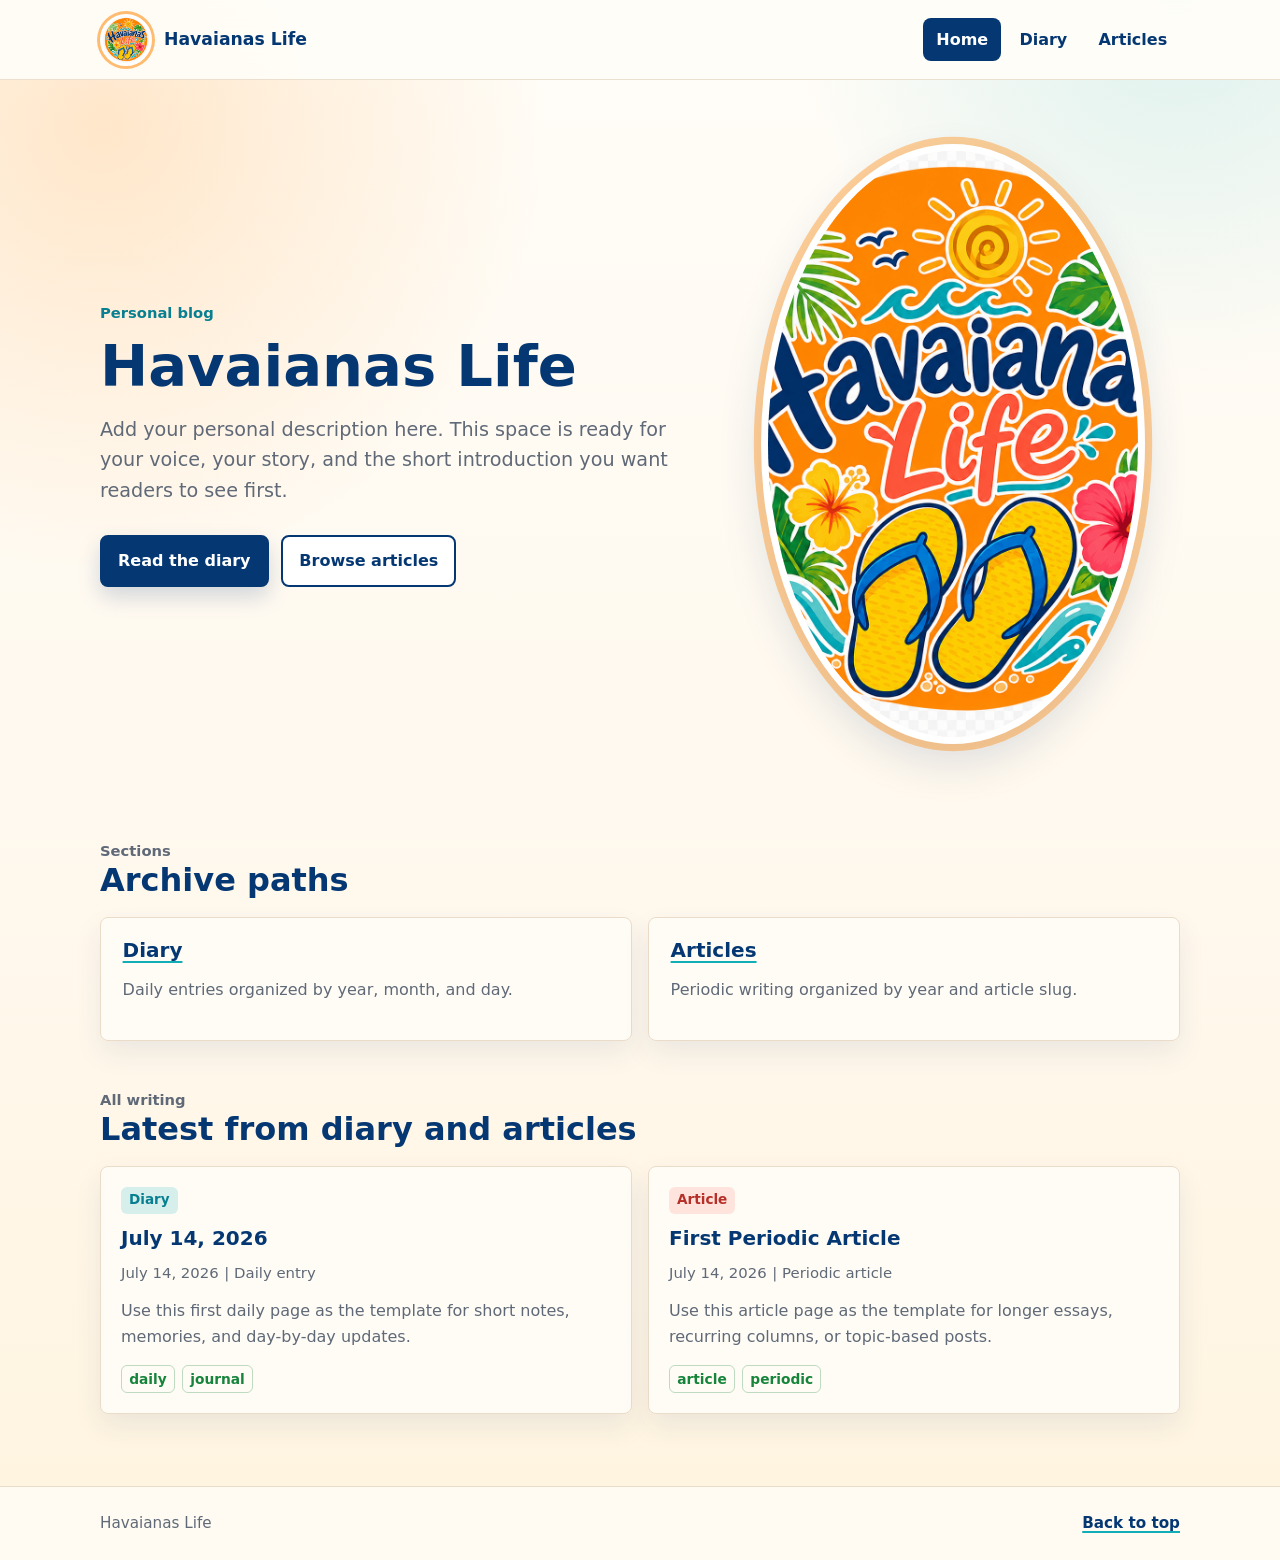
<file: index.html>
<!doctype html>
<html lang="en-US">
  <head>
    <meta charset="utf-8">
    <meta name="viewport" content="width=device-width, initial-scale=1">
    <meta http-equiv="content-language" content="en-US">
    <title>Havaianas Life | Personal Diary and Articles</title>
    <meta name="description" content="Havaianas Life is a personal blog for daily diary entries and periodic articles, organized in a bright tropical archive.">
    <meta name="author" content="Havaianas Life">
    <meta name="robots" content="index, follow, max-image-preview:large">
    <meta name="theme-color" content="#ff8500">
    <link rel="canonical" href="./">
    <link rel="alternate" hreflang="en-US" href="./">
    <link rel="icon" type="image/png" sizes="512x512" href="asset/favicon.png">
    <link rel="apple-touch-icon" sizes="180x180" href="asset/apple-touch-icon.png">
    <link rel="stylesheet" href="styles/site.css">
    <meta property="og:locale" content="en_US">
    <meta property="og:type" content="website">
    <meta property="og:site_name" content="Havaianas Life">
    <meta property="og:title" content="Havaianas Life | Personal Diary and Articles">
    <meta property="og:description" content="Daily notes and periodic articles from Havaianas Life.">
    <meta property="og:url" content="./">
    <meta property="og:image" content="asset/logo.png">
    <meta name="twitter:card" content="summary_large_image">
    <meta name="twitter:title" content="Havaianas Life | Personal Diary and Articles">
    <meta name="twitter:description" content="Daily notes and periodic articles from Havaianas Life.">
    <meta name="twitter:image" content="asset/logo.png">
    <script type="application/ld+json">
      {
        "@context": "https://schema.org",
        "@type": "Blog",
        "name": "Havaianas Life",
        "description": "A personal blog for daily diary entries and periodic articles.",
        "inLanguage": "en-US",
        "url": "./",
        "image": "asset/logo.png",
        "publisher": {
          "@type": "Organization",
          "name": "Havaianas Life",
          "logo": {
            "@type": "ImageObject",
            "url": "asset/logo.png"
          }
        },
        "blogPost": [
          {
            "@type": "BlogPosting",
            "headline": "July 14, 2026",
            "url": "diary/2026/07/14/",
            "datePublished": "2026-07-14",
            "inLanguage": "en-US"
          },
          {
            "@type": "BlogPosting",
            "headline": "First Periodic Article",
            "url": "articles/periodic/2026/first-periodic-article/",
            "datePublished": "2026-07-14",
            "inLanguage": "en-US"
          }
        ]
      }
    </script>
  </head>
  <body>
    <a class="skip-link" href="#content">Skip to content</a>
    <header class="site-header">
      <div class="header-inner">
        <a class="brand" href="./" aria-label="Havaianas Life home">
          <img class="brand-mark" src="asset/logo.png" alt="Havaianas Life logo" width="96" height="96">
          <span>Havaianas Life</span>
        </a>
        <nav class="site-nav" aria-label="Main navigation">
          <a href="./" aria-current="page">Home</a>
          <a href="diary/">Diary</a>
          <a href="articles/">Articles</a>
        </nav>
      </div>
    </header>

    <main id="content">
      <section class="hero" aria-labelledby="home-title">
        <div>
          <p class="eyebrow">Personal blog</p>
          <h1 id="home-title">Havaianas Life</h1>
          <p class="lede">Add your personal description here. This space is ready for your voice, your story, and the short introduction you want readers to see first.</p>
          <div class="hero-actions">
            <a class="button" href="diary/">Read the diary</a>
            <a class="button secondary" href="articles/">Browse articles</a>
          </div>
        </div>
        <div class="hero-visual" aria-hidden="true">
          <img class="hero-logo" src="asset/logo.png" alt="" width="600" height="600">
        </div>
      </section>

      <section class="section-block" aria-labelledby="sections-title">
        <div class="section-heading">
          <div>
            <p class="section-label">Sections</p>
            <h2 id="sections-title">Archive paths</h2>
          </div>
        </div>
        <div class="summary-grid">
          <article class="summary-card">
            <h3><a href="diary/">Diary</a></h3>
            <p>Daily entries organized by year, month, and day.</p>
          </article>
          <article class="summary-card">
            <h3><a href="articles/">Articles</a></h3>
            <p>Periodic writing organized by year and article slug.</p>
          </article>
        </div>
      </section>

      <section class="section-block" aria-labelledby="all-writing-title">
        <div class="section-heading">
          <div>
            <p class="section-label">All writing</p>
            <h2 id="all-writing-title">Latest from diary and articles</h2>
          </div>
        </div>
        <div class="post-grid">
          <article class="post-card">
            <span class="type-label diary">Diary</span>
            <h3><a href="diary/2026/07/14/">July 14, 2026</a></h3>
            <p class="meta"><time datetime="2026-07-14">July 14, 2026</time> | Daily entry</p>
            <p>Use this first daily page as the template for short notes, memories, and day-by-day updates.</p>
            <ul class="tag-list" aria-label="Tags">
              <li>daily</li>
              <li>journal</li>
            </ul>
          </article>
          <article class="post-card">
            <span class="type-label article">Article</span>
            <h3><a href="articles/periodic/2026/first-periodic-article/">First Periodic Article</a></h3>
            <p class="meta"><time datetime="2026-07-14">July 14, 2026</time> | Periodic article</p>
            <p>Use this article page as the template for longer essays, recurring columns, or topic-based posts.</p>
            <ul class="tag-list" aria-label="Tags">
              <li>article</li>
              <li>periodic</li>
            </ul>
          </article>
        </div>
      </section>
    </main>

    <footer class="site-footer">
      <div class="footer-inner">
        <span>Havaianas Life</span>
        <a href="./">Back to top</a>
      </div>
    </footer>
  </body>
</html>
</file>
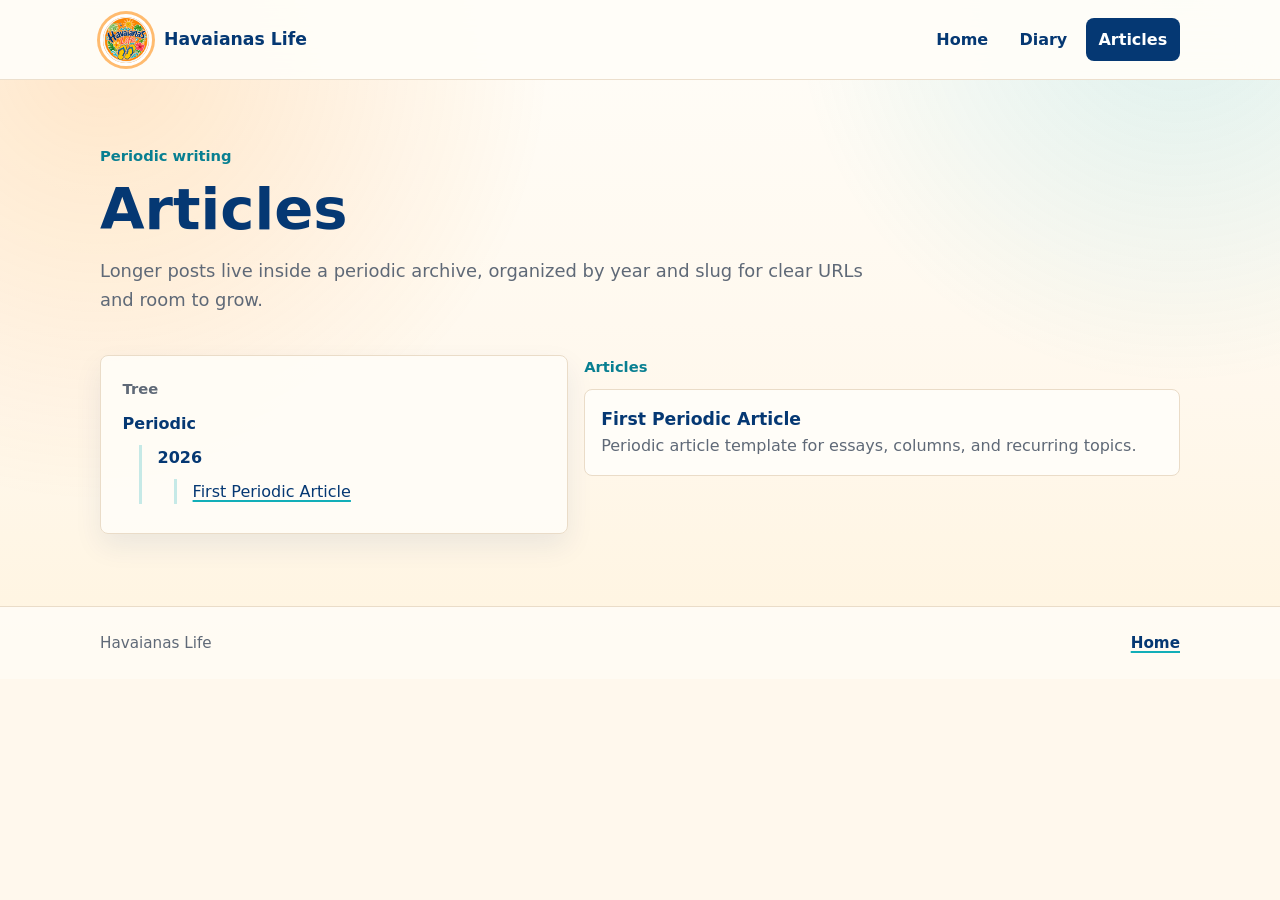
<file: articles/index.html>
<!doctype html>
<html lang="en-US">
  <head>
    <meta charset="utf-8">
    <meta name="viewport" content="width=device-width, initial-scale=1">
    <meta http-equiv="content-language" content="en-US">
    <title>Articles | Havaianas Life</title>
    <meta name="description" content="Periodic articles from Havaianas Life, organized by year and topic.">
    <meta name="author" content="Havaianas Life">
    <meta name="robots" content="index, follow, max-image-preview:large">
    <meta name="theme-color" content="#ff8500">
    <link rel="canonical" href="./">
    <link rel="alternate" hreflang="en-US" href="./">
    <link rel="icon" type="image/png" sizes="512x512" href="../asset/favicon.png">
    <link rel="apple-touch-icon" sizes="180x180" href="../asset/apple-touch-icon.png">
    <link rel="stylesheet" href="../styles/site.css">
    <meta property="og:locale" content="en_US">
    <meta property="og:type" content="website">
    <meta property="og:site_name" content="Havaianas Life">
    <meta property="og:title" content="Articles | Havaianas Life">
    <meta property="og:description" content="Periodic articles from Havaianas Life, organized by year and topic.">
    <meta property="og:url" content="./">
    <meta property="og:image" content="../asset/logo.png">
    <meta name="twitter:card" content="summary_large_image">
    <meta name="twitter:title" content="Articles | Havaianas Life">
    <meta name="twitter:description" content="Periodic articles from Havaianas Life, organized by year and topic.">
    <meta name="twitter:image" content="../asset/logo.png">
    <script type="application/ld+json">
      {
        "@context": "https://schema.org",
        "@type": "CollectionPage",
        "name": "Articles",
        "description": "Periodic articles from Havaianas Life.",
        "inLanguage": "en-US",
        "url": "./",
        "isPartOf": {
          "@type": "Blog",
          "name": "Havaianas Life",
          "url": "../"
        },
        "mainEntity": {
          "@type": "ItemList",
          "itemListElement": [
            {
              "@type": "ListItem",
              "position": 1,
              "url": "periodic/2026/first-periodic-article/",
              "name": "First Periodic Article"
            }
          ]
        }
      }
    </script>
  </head>
  <body>
    <a class="skip-link" href="#content">Skip to content</a>
    <header class="site-header">
      <div class="header-inner">
        <a class="brand" href="../" aria-label="Havaianas Life home">
          <img class="brand-mark" src="../asset/logo.png" alt="Havaianas Life logo" width="96" height="96">
          <span>Havaianas Life</span>
        </a>
        <nav class="site-nav" aria-label="Main navigation">
          <a href="../">Home</a>
          <a href="../diary/">Diary</a>
          <a href="./" aria-current="page">Articles</a>
        </nav>
      </div>
    </header>

    <main id="content">
      <section class="page-header" aria-labelledby="articles-title">
        <p class="eyebrow">Periodic writing</p>
        <h1 id="articles-title">Articles</h1>
        <p>Longer posts live inside a periodic archive, organized by year and slug for clear URLs and room to grow.</p>
      </section>

      <section class="archive-layout" aria-label="Article archive">
        <div class="archive-card">
          <p class="section-label">Tree</p>
          <nav aria-label="Articles archive tree">
            <ul class="archive-tree">
              <li>
                <span>Periodic</span>
                <ul>
                  <li>
                    <span>2026</span>
                    <ul>
                      <li><a href="periodic/2026/first-periodic-article/">First Periodic Article</a></li>
                    </ul>
                  </li>
                </ul>
              </li>
            </ul>
          </nav>
        </div>

        <div>
          <p class="section-label">Articles</p>
          <ol class="timeline">
            <li>
              <a href="periodic/2026/first-periodic-article/">
                <strong>First Periodic Article</strong>
                <span>Periodic article template for essays, columns, and recurring topics.</span>
              </a>
            </li>
          </ol>
        </div>
      </section>
    </main>

    <footer class="site-footer">
      <div class="footer-inner">
        <span>Havaianas Life</span>
        <a href="../">Home</a>
      </div>
    </footer>
  </body>
</html>
</file>
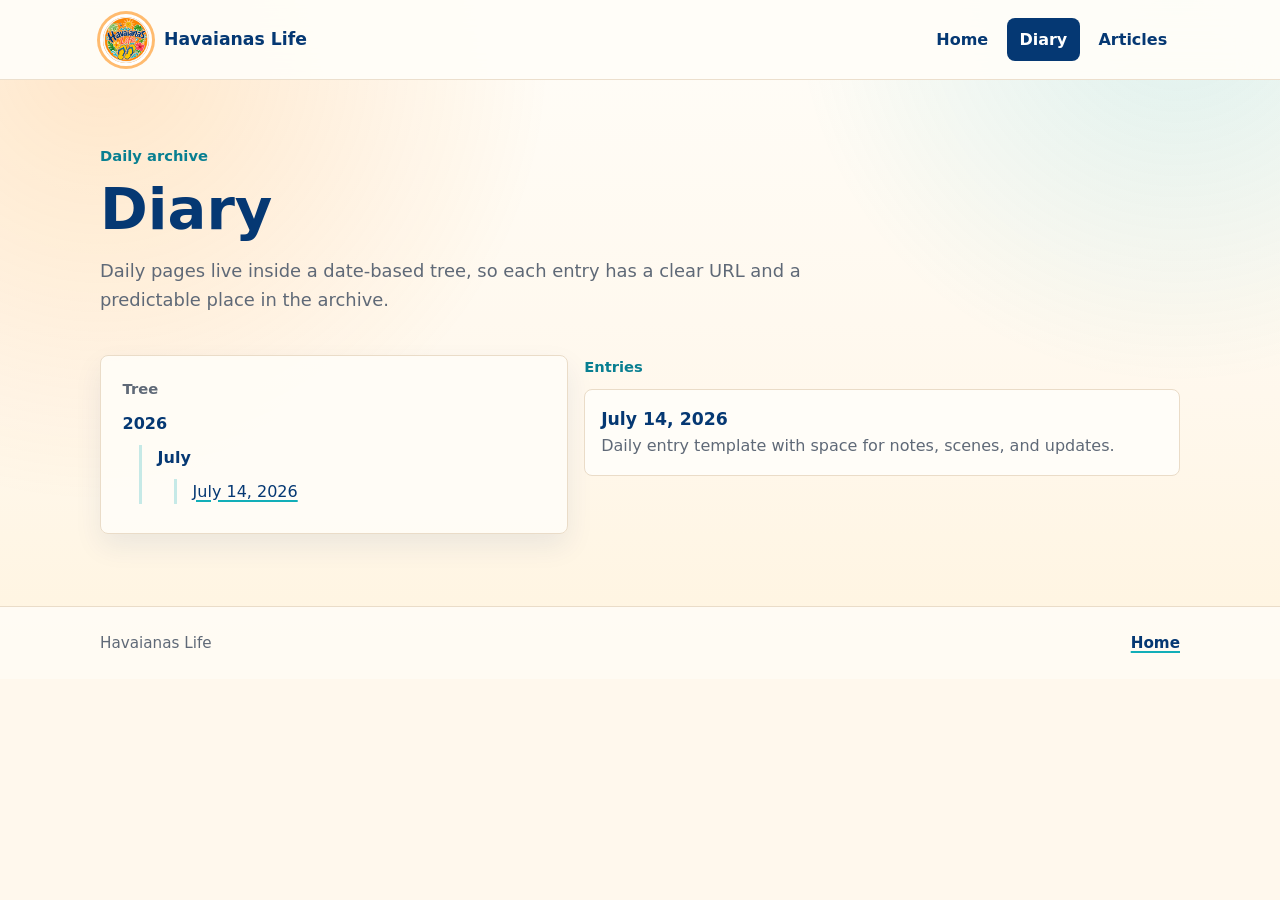
<file: diary/index.html>
<!doctype html>
<html lang="en-US">
  <head>
    <meta charset="utf-8">
    <meta name="viewport" content="width=device-width, initial-scale=1">
    <meta http-equiv="content-language" content="en-US">
    <title>Diary | Havaianas Life</title>
    <meta name="description" content="Daily diary entries from Havaianas Life, organized by year, month, and day.">
    <meta name="author" content="Havaianas Life">
    <meta name="robots" content="index, follow, max-image-preview:large">
    <meta name="theme-color" content="#ff8500">
    <link rel="canonical" href="./">
    <link rel="alternate" hreflang="en-US" href="./">
    <link rel="icon" type="image/png" sizes="512x512" href="../asset/favicon.png">
    <link rel="apple-touch-icon" sizes="180x180" href="../asset/apple-touch-icon.png">
    <link rel="stylesheet" href="../styles/site.css">
    <meta property="og:locale" content="en_US">
    <meta property="og:type" content="website">
    <meta property="og:site_name" content="Havaianas Life">
    <meta property="og:title" content="Diary | Havaianas Life">
    <meta property="og:description" content="Daily diary entries from Havaianas Life, organized by date.">
    <meta property="og:url" content="./">
    <meta property="og:image" content="../asset/logo.png">
    <meta name="twitter:card" content="summary_large_image">
    <meta name="twitter:title" content="Diary | Havaianas Life">
    <meta name="twitter:description" content="Daily diary entries from Havaianas Life, organized by date.">
    <meta name="twitter:image" content="../asset/logo.png">
    <script type="application/ld+json">
      {
        "@context": "https://schema.org",
        "@type": "CollectionPage",
        "name": "Diary",
        "description": "Daily diary entries from Havaianas Life.",
        "inLanguage": "en-US",
        "url": "./",
        "isPartOf": {
          "@type": "Blog",
          "name": "Havaianas Life",
          "url": "../"
        },
        "mainEntity": {
          "@type": "ItemList",
          "itemListElement": [
            {
              "@type": "ListItem",
              "position": 1,
              "url": "2026/07/14/",
              "name": "July 14, 2026"
            }
          ]
        }
      }
    </script>
  </head>
  <body>
    <a class="skip-link" href="#content">Skip to content</a>
    <header class="site-header">
      <div class="header-inner">
        <a class="brand" href="../" aria-label="Havaianas Life home">
          <img class="brand-mark" src="../asset/logo.png" alt="Havaianas Life logo" width="96" height="96">
          <span>Havaianas Life</span>
        </a>
        <nav class="site-nav" aria-label="Main navigation">
          <a href="../">Home</a>
          <a href="./" aria-current="page">Diary</a>
          <a href="../articles/">Articles</a>
        </nav>
      </div>
    </header>

    <main id="content">
      <section class="page-header" aria-labelledby="diary-title">
        <p class="eyebrow">Daily archive</p>
        <h1 id="diary-title">Diary</h1>
        <p>Daily pages live inside a date-based tree, so each entry has a clear URL and a predictable place in the archive.</p>
      </section>

      <section class="archive-layout" aria-label="Diary archive">
        <div class="archive-card">
          <p class="section-label">Tree</p>
          <nav aria-label="Diary archive tree">
            <ul class="archive-tree">
              <li>
                <span>2026</span>
                <ul>
                  <li>
                    <span>July</span>
                    <ul>
                      <li><a href="2026/07/14/">July 14, 2026</a></li>
                    </ul>
                  </li>
                </ul>
              </li>
            </ul>
          </nav>
        </div>

        <div>
          <p class="section-label">Entries</p>
          <ol class="timeline">
            <li>
              <a href="2026/07/14/">
                <strong>July 14, 2026</strong>
                <span>Daily entry template with space for notes, scenes, and updates.</span>
              </a>
            </li>
          </ol>
        </div>
      </section>
    </main>

    <footer class="site-footer">
      <div class="footer-inner">
        <span>Havaianas Life</span>
        <a href="../">Home</a>
      </div>
    </footer>
  </body>
</html>
</file>
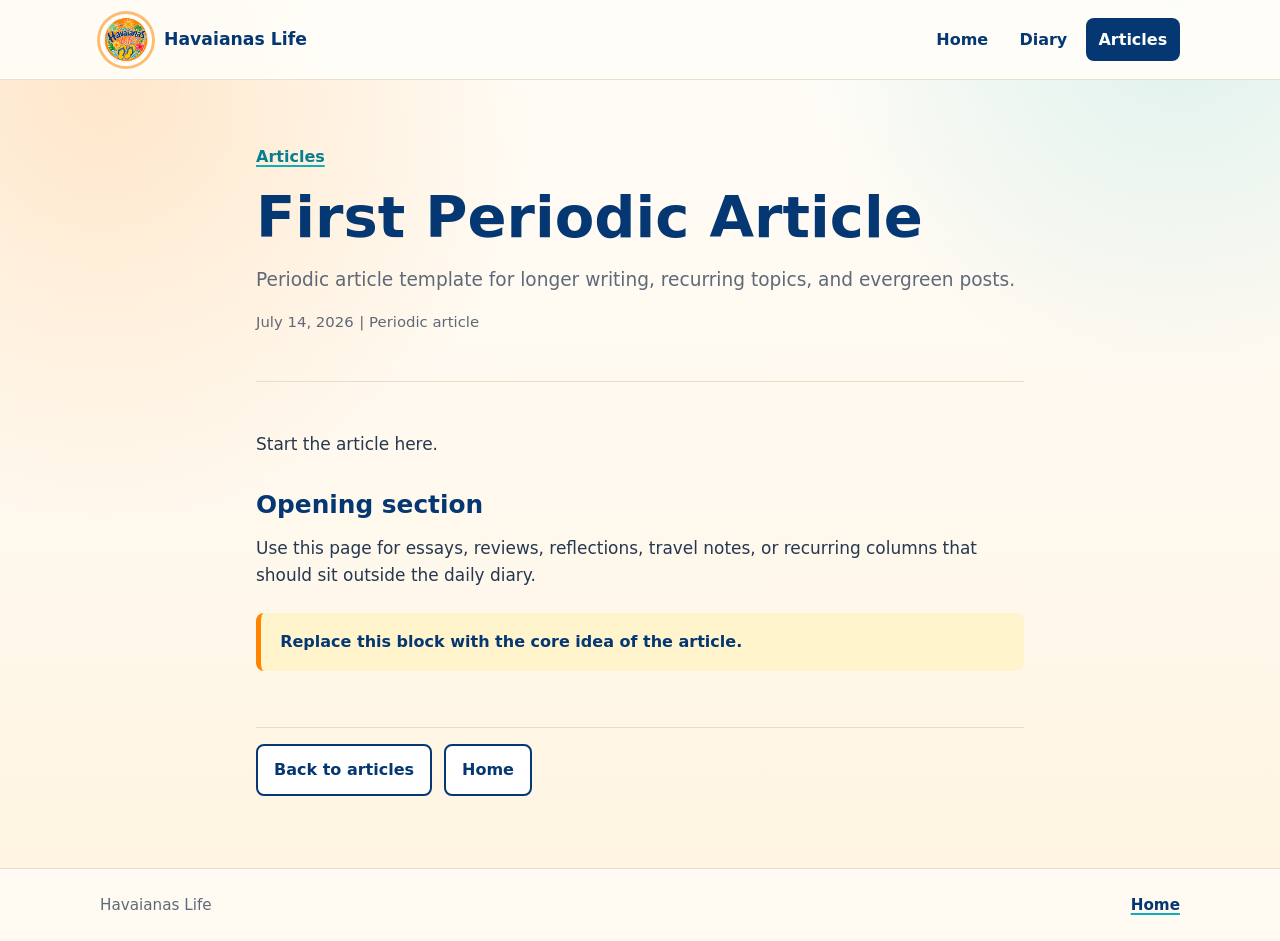
<file: articles/periodic/2026/first-periodic-article/index.html>
<!doctype html>
<html lang="en-US">
  <head>
    <meta charset="utf-8">
    <meta name="viewport" content="width=device-width, initial-scale=1">
    <meta http-equiv="content-language" content="en-US">
    <title>First Periodic Article | Articles | Havaianas Life</title>
    <meta name="description" content="Periodic article template from Havaianas Life.">
    <meta name="author" content="Havaianas Life">
    <meta name="robots" content="index, follow, max-image-preview:large">
    <meta name="theme-color" content="#ff8500">
    <link rel="canonical" href="./">
    <link rel="alternate" hreflang="en-US" href="./">
    <link rel="icon" type="image/png" sizes="512x512" href="../../../../asset/favicon.png">
    <link rel="apple-touch-icon" sizes="180x180" href="../../../../asset/apple-touch-icon.png">
    <link rel="stylesheet" href="../../../../styles/site.css">
    <meta property="og:locale" content="en_US">
    <meta property="og:type" content="article">
    <meta property="og:site_name" content="Havaianas Life">
    <meta property="og:title" content="First Periodic Article | Articles | Havaianas Life">
    <meta property="og:description" content="Periodic article template from Havaianas Life.">
    <meta property="og:url" content="./">
    <meta property="og:image" content="../../../../asset/logo.png">
    <meta property="article:published_time" content="2026-07-14">
    <meta property="article:modified_time" content="2026-07-14">
    <meta property="article:section" content="Articles">
    <meta name="twitter:card" content="summary_large_image">
    <meta name="twitter:title" content="First Periodic Article | Articles | Havaianas Life">
    <meta name="twitter:description" content="Periodic article template from Havaianas Life.">
    <meta name="twitter:image" content="../../../../asset/logo.png">
    <script type="application/ld+json">
      {
        "@context": "https://schema.org",
        "@type": "BlogPosting",
        "headline": "First Periodic Article",
        "description": "Periodic article template from Havaianas Life.",
        "datePublished": "2026-07-14",
        "dateModified": "2026-07-14",
        "inLanguage": "en-US",
        "url": "./",
        "image": "../../../../asset/logo.png",
        "author": {
          "@type": "Person",
          "name": "Havaianas Life"
        },
        "publisher": {
          "@type": "Organization",
          "name": "Havaianas Life",
          "logo": {
            "@type": "ImageObject",
            "url": "../../../../asset/logo.png"
          }
        },
        "isPartOf": {
          "@type": "Blog",
          "name": "Havaianas Life",
          "url": "../../../../"
        }
      }
    </script>
  </head>
  <body>
    <a class="skip-link" href="#content">Skip to content</a>
    <header class="site-header">
      <div class="header-inner">
        <a class="brand" href="../../../../" aria-label="Havaianas Life home">
          <img class="brand-mark" src="../../../../asset/logo.png" alt="Havaianas Life logo" width="96" height="96">
          <span>Havaianas Life</span>
        </a>
        <nav class="site-nav" aria-label="Main navigation">
          <a href="../../../../">Home</a>
          <a href="../../../../diary/">Diary</a>
          <a href="../../../" aria-current="page">Articles</a>
        </nav>
      </div>
    </header>

    <main id="content">
      <article class="article-page">
        <header class="article-header">
          <a class="section-link" href="../../../">Articles</a>
          <h1>First Periodic Article</h1>
          <p class="article-summary">Periodic article template for longer writing, recurring topics, and evergreen posts.</p>
          <p class="meta"><time datetime="2026-07-14">July 14, 2026</time> | Periodic article</p>
        </header>

        <div class="article-body">
          <p>Start the article here.</p>
          <h2>Opening section</h2>
          <p>Use this page for essays, reviews, reflections, travel notes, or recurring columns that should sit outside the daily diary.</p>
          <blockquote>Replace this block with the core idea of the article.</blockquote>
        </div>

        <nav class="article-nav" aria-label="Article navigation">
          <a class="button secondary" href="../../../">Back to articles</a>
          <a class="button secondary" href="../../../../">Home</a>
        </nav>
      </article>
    </main>

    <footer class="site-footer">
      <div class="footer-inner">
        <span>Havaianas Life</span>
        <a href="../../../../">Home</a>
      </div>
    </footer>
  </body>
</html>
</file>
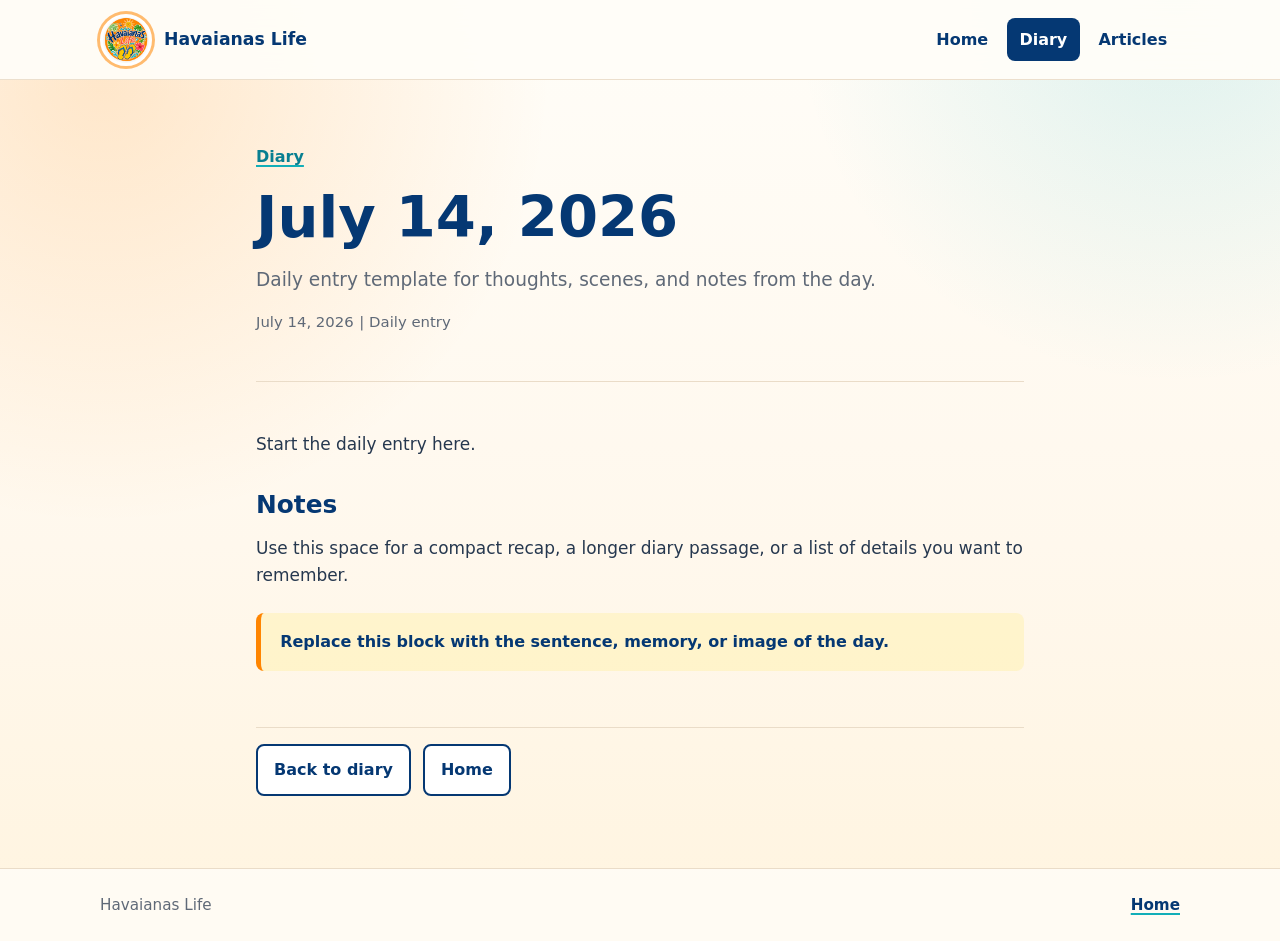
<file: diary/2026/07/14/index.html>
<!doctype html>
<html lang="en-US">
  <head>
    <meta charset="utf-8">
    <meta name="viewport" content="width=device-width, initial-scale=1">
    <meta http-equiv="content-language" content="en-US">
    <title>July 14, 2026 | Diary | Havaianas Life</title>
    <meta name="description" content="Daily diary entry for July 14, 2026 from Havaianas Life.">
    <meta name="author" content="Havaianas Life">
    <meta name="robots" content="index, follow, max-image-preview:large">
    <meta name="theme-color" content="#ff8500">
    <link rel="canonical" href="./">
    <link rel="alternate" hreflang="en-US" href="./">
    <link rel="icon" type="image/png" sizes="512x512" href="../../../../asset/favicon.png">
    <link rel="apple-touch-icon" sizes="180x180" href="../../../../asset/apple-touch-icon.png">
    <link rel="stylesheet" href="../../../../styles/site.css">
    <meta property="og:locale" content="en_US">
    <meta property="og:type" content="article">
    <meta property="og:site_name" content="Havaianas Life">
    <meta property="og:title" content="July 14, 2026 | Diary | Havaianas Life">
    <meta property="og:description" content="Daily diary entry for July 14, 2026 from Havaianas Life.">
    <meta property="og:url" content="./">
    <meta property="og:image" content="../../../../asset/logo.png">
    <meta property="article:published_time" content="2026-07-14">
    <meta property="article:modified_time" content="2026-07-14">
    <meta property="article:section" content="Diary">
    <meta name="twitter:card" content="summary_large_image">
    <meta name="twitter:title" content="July 14, 2026 | Diary | Havaianas Life">
    <meta name="twitter:description" content="Daily diary entry for July 14, 2026 from Havaianas Life.">
    <meta name="twitter:image" content="../../../../asset/logo.png">
    <script type="application/ld+json">
      {
        "@context": "https://schema.org",
        "@type": "BlogPosting",
        "headline": "July 14, 2026",
        "description": "Daily diary entry for July 14, 2026 from Havaianas Life.",
        "datePublished": "2026-07-14",
        "dateModified": "2026-07-14",
        "inLanguage": "en-US",
        "url": "./",
        "image": "../../../../asset/logo.png",
        "author": {
          "@type": "Person",
          "name": "Havaianas Life"
        },
        "publisher": {
          "@type": "Organization",
          "name": "Havaianas Life",
          "logo": {
            "@type": "ImageObject",
            "url": "../../../../asset/logo.png"
          }
        },
        "isPartOf": {
          "@type": "Blog",
          "name": "Havaianas Life",
          "url": "../../../../"
        }
      }
    </script>
  </head>
  <body>
    <a class="skip-link" href="#content">Skip to content</a>
    <header class="site-header">
      <div class="header-inner">
        <a class="brand" href="../../../../" aria-label="Havaianas Life home">
          <img class="brand-mark" src="../../../../asset/logo.png" alt="Havaianas Life logo" width="96" height="96">
          <span>Havaianas Life</span>
        </a>
        <nav class="site-nav" aria-label="Main navigation">
          <a href="../../../../">Home</a>
          <a href="../../../" aria-current="page">Diary</a>
          <a href="../../../../articles/">Articles</a>
        </nav>
      </div>
    </header>

    <main id="content">
      <article class="article-page">
        <header class="article-header">
          <a class="section-link" href="../../../">Diary</a>
          <h1>July 14, 2026</h1>
          <p class="article-summary">Daily entry template for thoughts, scenes, and notes from the day.</p>
          <p class="meta"><time datetime="2026-07-14">July 14, 2026</time> | Daily entry</p>
        </header>

        <div class="article-body">
          <p>Start the daily entry here.</p>
          <h2>Notes</h2>
          <p>Use this space for a compact recap, a longer diary passage, or a list of details you want to remember.</p>
          <blockquote>Replace this block with the sentence, memory, or image of the day.</blockquote>
        </div>

        <nav class="article-nav" aria-label="Article navigation">
          <a class="button secondary" href="../../../">Back to diary</a>
          <a class="button secondary" href="../../../../">Home</a>
        </nav>
      </article>
    </main>

    <footer class="site-footer">
      <div class="footer-inner">
        <span>Havaianas Life</span>
        <a href="../../../../">Home</a>
      </div>
    </footer>
  </body>
</html>
</file>
<file: styles/site.css>
:root {
  color-scheme: light;
  --sunset: #ff8500;
  --sunset-dark: #d96f00;
  --ink: #053873;
  --ink-deep: #032452;
  --lagoon: #12aeb8;
  --lagoon-dark: #087f91;
  --leaf: #16843b;
  --coral: #ff5148;
  --hibiscus: #ed3d67;
  --sand: #ffe044;
  --paper: #fff8ed;
  --paper-strong: #fffdf8;
  --muted: #5f6977;
  --line: #eadcc8;
  --shadow: 0 18px 45px rgba(5, 56, 115, 0.14);
  --max-width: 1120px;
}

* {
  box-sizing: border-box;
}

html {
  background: var(--paper);
}

body {
  margin: 0;
  min-width: 320px;
  font-family: ui-sans-serif, system-ui, -apple-system, BlinkMacSystemFont, "Segoe UI", sans-serif;
  line-height: 1.6;
  color: var(--ink-deep);
  background:
    radial-gradient(circle at 8% 8%, rgba(255, 133, 0, 0.18), transparent 28rem),
    radial-gradient(circle at 92% 0%, rgba(18, 174, 184, 0.14), transparent 24rem),
    linear-gradient(180deg, #fffdf8 0%, var(--paper) 58%, #fff4df 100%);
}

img {
  display: block;
  max-width: 100%;
}

a {
  color: var(--ink);
  text-decoration-color: var(--lagoon);
  text-decoration-thickness: 2px;
  text-underline-offset: 0.18em;
}

a:hover {
  color: var(--coral);
}

:focus-visible {
  outline: 3px solid var(--lagoon);
  outline-offset: 3px;
}

.skip-link {
  position: absolute;
  left: 1rem;
  top: 1rem;
  z-index: 20;
  transform: translateY(-150%);
  background: var(--ink);
  color: #fff;
  padding: 0.65rem 0.9rem;
  border-radius: 8px;
}

.skip-link:focus {
  transform: translateY(0);
}

.site-header {
  position: sticky;
  top: 0;
  z-index: 10;
  border-bottom: 1px solid rgba(234, 220, 200, 0.9);
  background: rgba(255, 253, 248, 0.94);
  backdrop-filter: blur(18px);
}

.header-inner {
  max-width: var(--max-width);
  margin: 0 auto;
  padding: 0.85rem 1.25rem;
  display: flex;
  align-items: center;
  justify-content: space-between;
  gap: 1rem;
}

.brand {
  min-width: 0;
  display: inline-flex;
  align-items: center;
  gap: 0.75rem;
  color: var(--ink);
  font-size: 1.08rem;
  font-weight: 800;
  text-decoration: none;
}

.brand-mark {
  width: 3.25rem;
  height: 3.25rem;
  flex: 0 0 auto;
  border-radius: 50%;
  border: 3px solid #fff;
  background: var(--sunset);
  box-shadow: 0 0 0 3px rgba(255, 133, 0, 0.55);
  object-fit: cover;
}

.site-nav {
  display: flex;
  align-items: center;
  justify-content: flex-end;
  flex-wrap: wrap;
  gap: 0.35rem;
}

.site-nav a {
  min-height: 2.5rem;
  padding: 0.55rem 0.8rem;
  border-radius: 8px;
  color: var(--ink);
  font-weight: 700;
  text-decoration: none;
}

.site-nav a:hover {
  background: rgba(18, 174, 184, 0.12);
  color: var(--lagoon-dark);
}

.site-nav a[aria-current="page"] {
  background: var(--ink);
  color: #fff;
}

main {
  max-width: var(--max-width);
  margin: 0 auto;
  padding: 3rem 1.25rem 4.5rem;
}

.hero {
  display: grid;
  grid-template-columns: minmax(0, 1.12fr) minmax(17rem, 0.88fr);
  gap: 3rem;
  align-items: center;
  padding: 1rem 0 3rem;
}

.eyebrow,
.section-label {
  margin: 0 0 0.65rem;
  color: var(--lagoon-dark);
  font-size: 0.92rem;
  font-weight: 800;
  letter-spacing: 0;
}

h1,
h2,
h3 {
  margin: 0;
  line-height: 1.1;
  color: var(--ink);
  letter-spacing: 0;
}

h1 {
  font-size: 3.6rem;
}

h2 {
  font-size: 2rem;
}

h3 {
  font-size: 1.25rem;
}

.lede {
  max-width: 42rem;
  margin: 1rem 0 0;
  color: var(--muted);
  font-size: 1.2rem;
}

.hero-actions {
  margin-top: 1.75rem;
  display: flex;
  flex-wrap: wrap;
  gap: 0.8rem;
}

.button {
  display: inline-flex;
  align-items: center;
  justify-content: center;
  min-height: 2.75rem;
  padding: 0.7rem 1rem;
  border: 2px solid var(--ink);
  border-radius: 8px;
  background: var(--ink);
  color: #fff;
  font-weight: 800;
  text-decoration: none;
  box-shadow: 0 10px 22px rgba(5, 56, 115, 0.18);
}

.button:hover {
  border-color: var(--coral);
  background: var(--coral);
  color: #fff;
}

.button.secondary {
  background: #fff;
  color: var(--ink);
  box-shadow: none;
}

.button.secondary:hover {
  background: var(--sand);
  color: var(--ink-deep);
}

.hero-visual {
  justify-self: center;
  width: min(100%, 24rem);
}

.hero-logo {
  width: 100%;
  aspect-ratio: 1;
  border-radius: 50%;
  background: var(--sunset);
  border: 0.45rem solid #fff;
  box-shadow:
    0 0 0 0.45rem rgba(255, 133, 0, 0.38),
    var(--shadow);
  object-fit: cover;
}

.section-block {
  padding: 2.5rem 0 0;
}

.section-heading {
  display: flex;
  justify-content: space-between;
  gap: 1rem;
  align-items: end;
  margin-bottom: 1.15rem;
}

.section-heading p {
  margin: 0.45rem 0 0;
  max-width: 38rem;
  color: var(--muted);
}

.post-grid,
.summary-grid {
  display: grid;
  grid-template-columns: repeat(2, minmax(0, 1fr));
  gap: 1rem;
}

.post-card,
.summary-card,
.archive-card {
  border: 1px solid var(--line);
  border-radius: 8px;
  background: rgba(255, 253, 248, 0.9);
  box-shadow: 0 12px 28px rgba(5, 56, 115, 0.08);
}

.post-card {
  padding: 1.25rem;
  display: flex;
  flex-direction: column;
  gap: 0.8rem;
}

.post-card h3 a {
  color: var(--ink);
  text-decoration: none;
}

.post-card h3 a:hover {
  color: var(--coral);
}

.post-card p {
  margin: 0;
  color: var(--muted);
}

.summary-card,
.archive-card {
  padding: 1.35rem;
}

.summary-card p,
.archive-card p {
  color: var(--muted);
}

.meta {
  display: flex;
  flex-wrap: wrap;
  gap: 0.35rem;
  color: var(--muted);
  font-size: 0.93rem;
}

.type-label {
  width: fit-content;
  padding: 0.18rem 0.5rem;
  border-radius: 6px;
  background: rgba(255, 224, 68, 0.46);
  color: var(--ink-deep);
  font-size: 0.85rem;
  font-weight: 800;
}

.type-label.diary {
  background: rgba(18, 174, 184, 0.17);
  color: var(--lagoon-dark);
}

.type-label.article {
  background: rgba(255, 81, 72, 0.14);
  color: #b62f29;
}

.tag-list {
  display: flex;
  flex-wrap: wrap;
  gap: 0.45rem;
  padding: 0;
  margin: 0.15rem 0 0;
  list-style: none;
}

.tag-list li {
  padding: 0.15rem 0.45rem;
  border: 1px solid rgba(22, 132, 59, 0.28);
  border-radius: 6px;
  color: var(--leaf);
  font-size: 0.86rem;
  font-weight: 700;
}

.page-header {
  max-width: 48rem;
  padding: 1rem 0 2.5rem;
}

.page-header p:not(.eyebrow) {
  margin: 1rem 0 0;
  color: var(--muted);
  font-size: 1.12rem;
}

.archive-layout {
  display: grid;
  grid-template-columns: minmax(0, 0.88fr) minmax(0, 1.12fr);
  gap: 1rem;
  align-items: start;
}

.archive-tree {
  margin: 0;
  padding: 0;
  list-style: none;
}

.archive-tree ul {
  margin: 0.5rem 0 0.2rem 1rem;
  padding-left: 1rem;
  border-left: 3px solid rgba(18, 174, 184, 0.24);
  list-style: none;
}

.archive-tree li {
  margin: 0.45rem 0;
}

.archive-tree span {
  color: var(--ink);
  font-weight: 800;
}

.timeline {
  margin: 0;
  padding: 0;
  list-style: none;
  display: grid;
  gap: 0.9rem;
}

.timeline a {
  display: block;
  padding: 1rem;
  border: 1px solid var(--line);
  border-radius: 8px;
  background: #fffdf8;
  text-decoration: none;
}

.timeline a:hover {
  border-color: var(--lagoon);
  box-shadow: 0 10px 24px rgba(18, 174, 184, 0.13);
}

.timeline strong {
  display: block;
  color: var(--ink);
  font-size: 1.08rem;
}

.timeline span {
  color: var(--muted);
}

.article-page {
  max-width: 48rem;
  margin: 0 auto;
}

.article-header {
  padding: 1rem 0 2rem;
  border-bottom: 1px solid var(--line);
}

.section-link {
  display: inline-flex;
  margin-bottom: 1rem;
  color: var(--lagoon-dark);
  font-weight: 800;
}

.article-summary {
  margin: 1rem 0;
  color: var(--muted);
  font-size: 1.16rem;
}

.article-body {
  padding: 2rem 0;
}

.article-body p,
.article-body li {
  color: #26384f;
  font-size: 1.06rem;
}

.article-body h2 {
  margin-top: 2rem;
  font-size: 1.55rem;
}

.article-body blockquote {
  margin: 1.5rem 0;
  padding: 1rem 1.2rem;
  border-left: 5px solid var(--sunset);
  border-radius: 8px;
  background: rgba(255, 224, 68, 0.18);
  color: var(--ink);
  font-weight: 700;
}

.article-nav {
  display: flex;
  flex-wrap: wrap;
  gap: 0.75rem;
  padding-top: 1rem;
  border-top: 1px solid var(--line);
}

.site-footer {
  border-top: 1px solid var(--line);
  background: rgba(255, 253, 248, 0.82);
}

.footer-inner {
  max-width: var(--max-width);
  margin: 0 auto;
  padding: 1.5rem 1.25rem;
  display: flex;
  justify-content: space-between;
  gap: 1rem;
  flex-wrap: wrap;
  color: var(--muted);
  font-size: 0.95rem;
}

.footer-inner a {
  font-weight: 800;
}

@media (max-width: 820px) {
  .header-inner {
    align-items: flex-start;
    flex-direction: column;
  }

  .site-nav {
    justify-content: flex-start;
  }

  .hero,
  .archive-layout {
    grid-template-columns: 1fr;
  }

  .hero-visual {
    width: min(100%, 18rem);
  }

  h1 {
    font-size: 2.55rem;
  }

  h2 {
    font-size: 1.65rem;
  }

  .section-heading {
    align-items: flex-start;
    flex-direction: column;
  }

  .post-grid,
  .summary-grid {
    grid-template-columns: 1fr;
  }
}

@media (max-width: 480px) {
  main {
    padding: 2rem 1rem 3.25rem;
  }

  .brand-mark {
    width: 2.85rem;
    height: 2.85rem;
  }

  .site-nav a {
    min-height: 2.35rem;
    padding: 0.5rem 0.62rem;
  }

  h1 {
    font-size: 2.1rem;
  }

  .lede,
  .article-summary {
    font-size: 1.04rem;
  }
}
</file>
